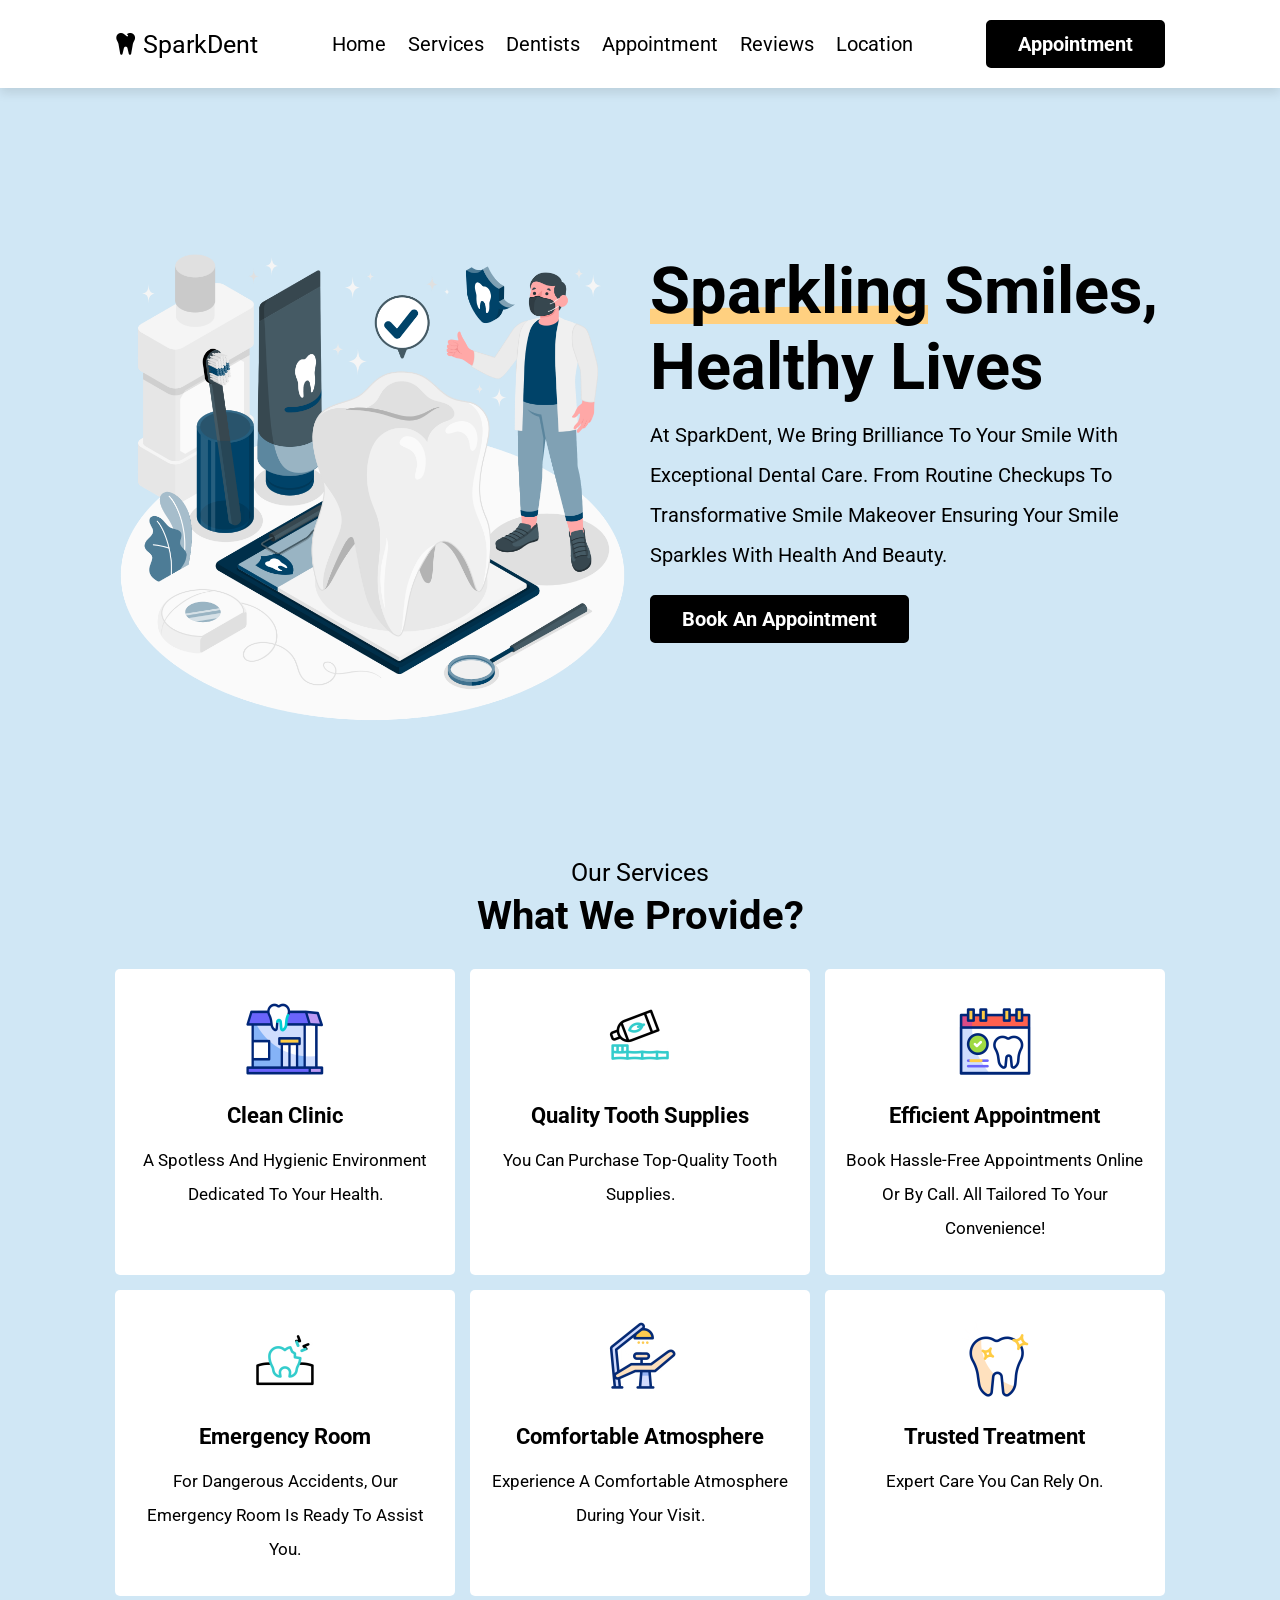
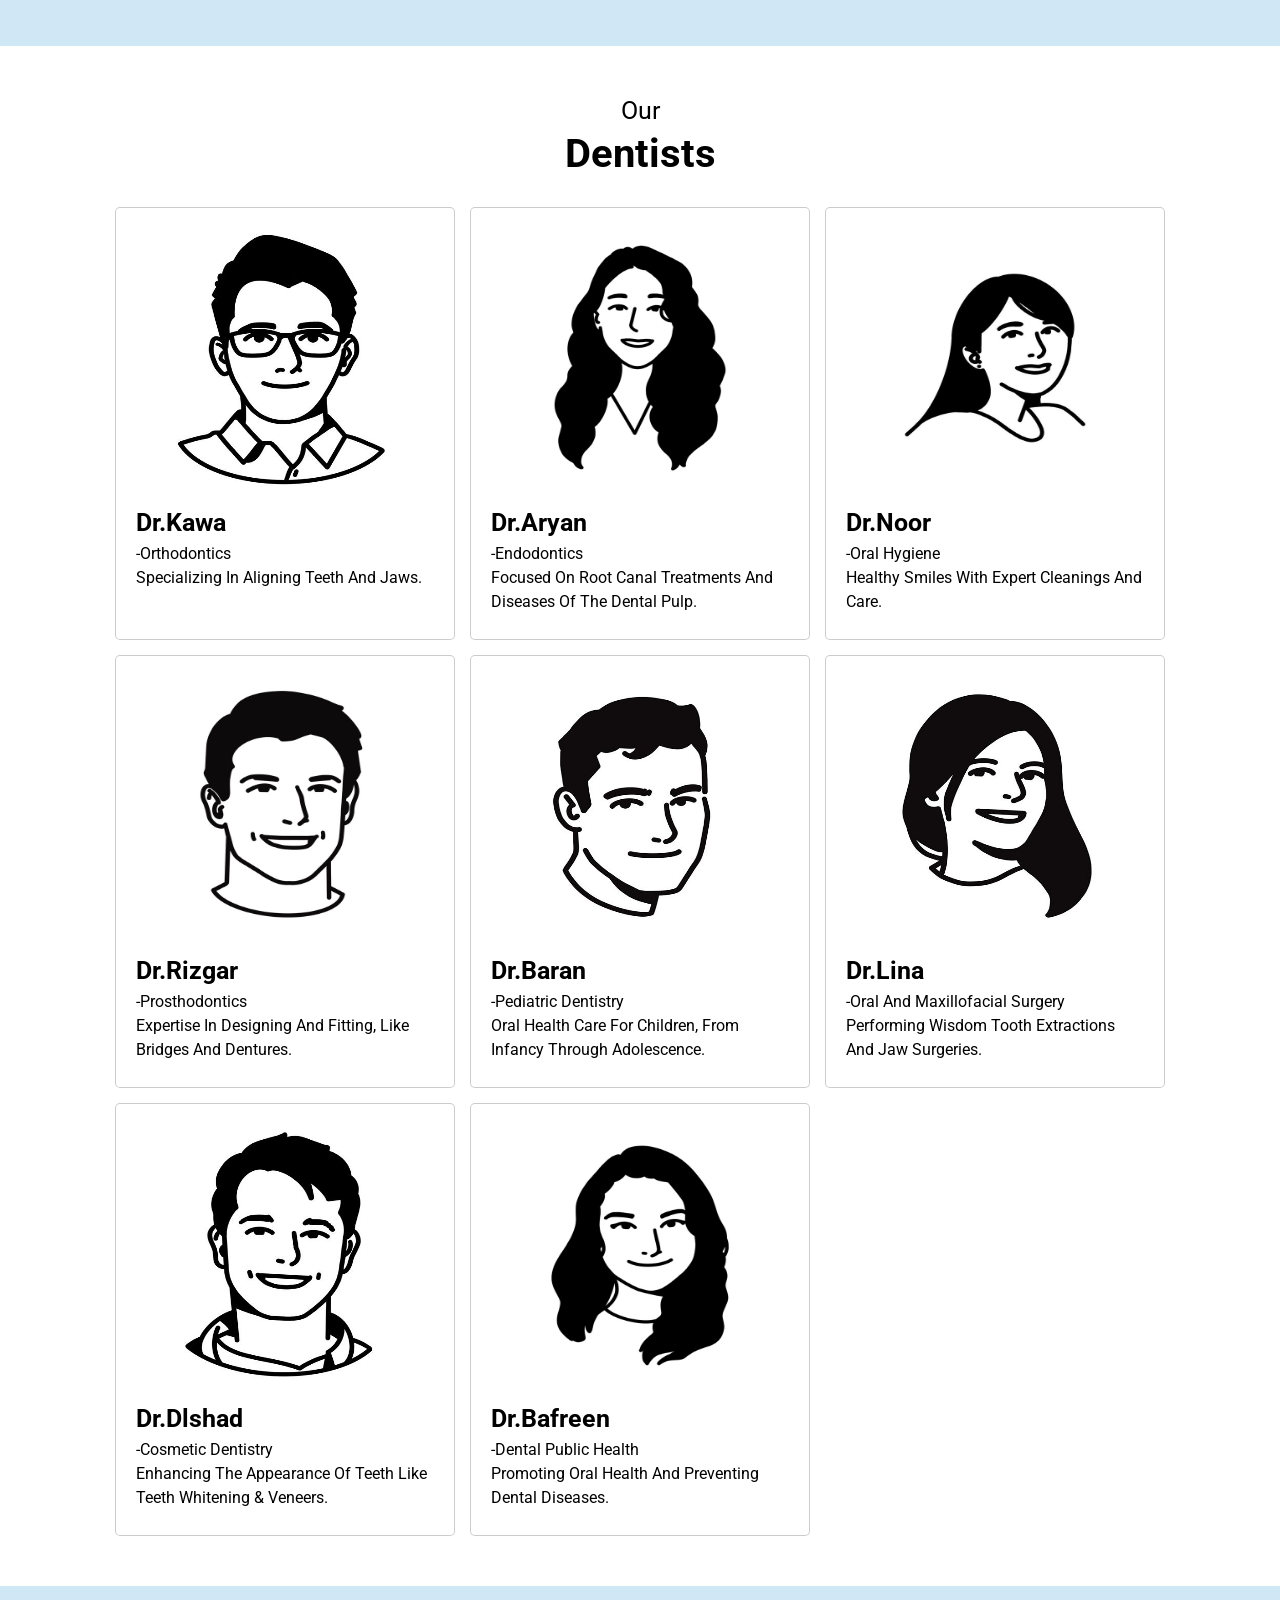
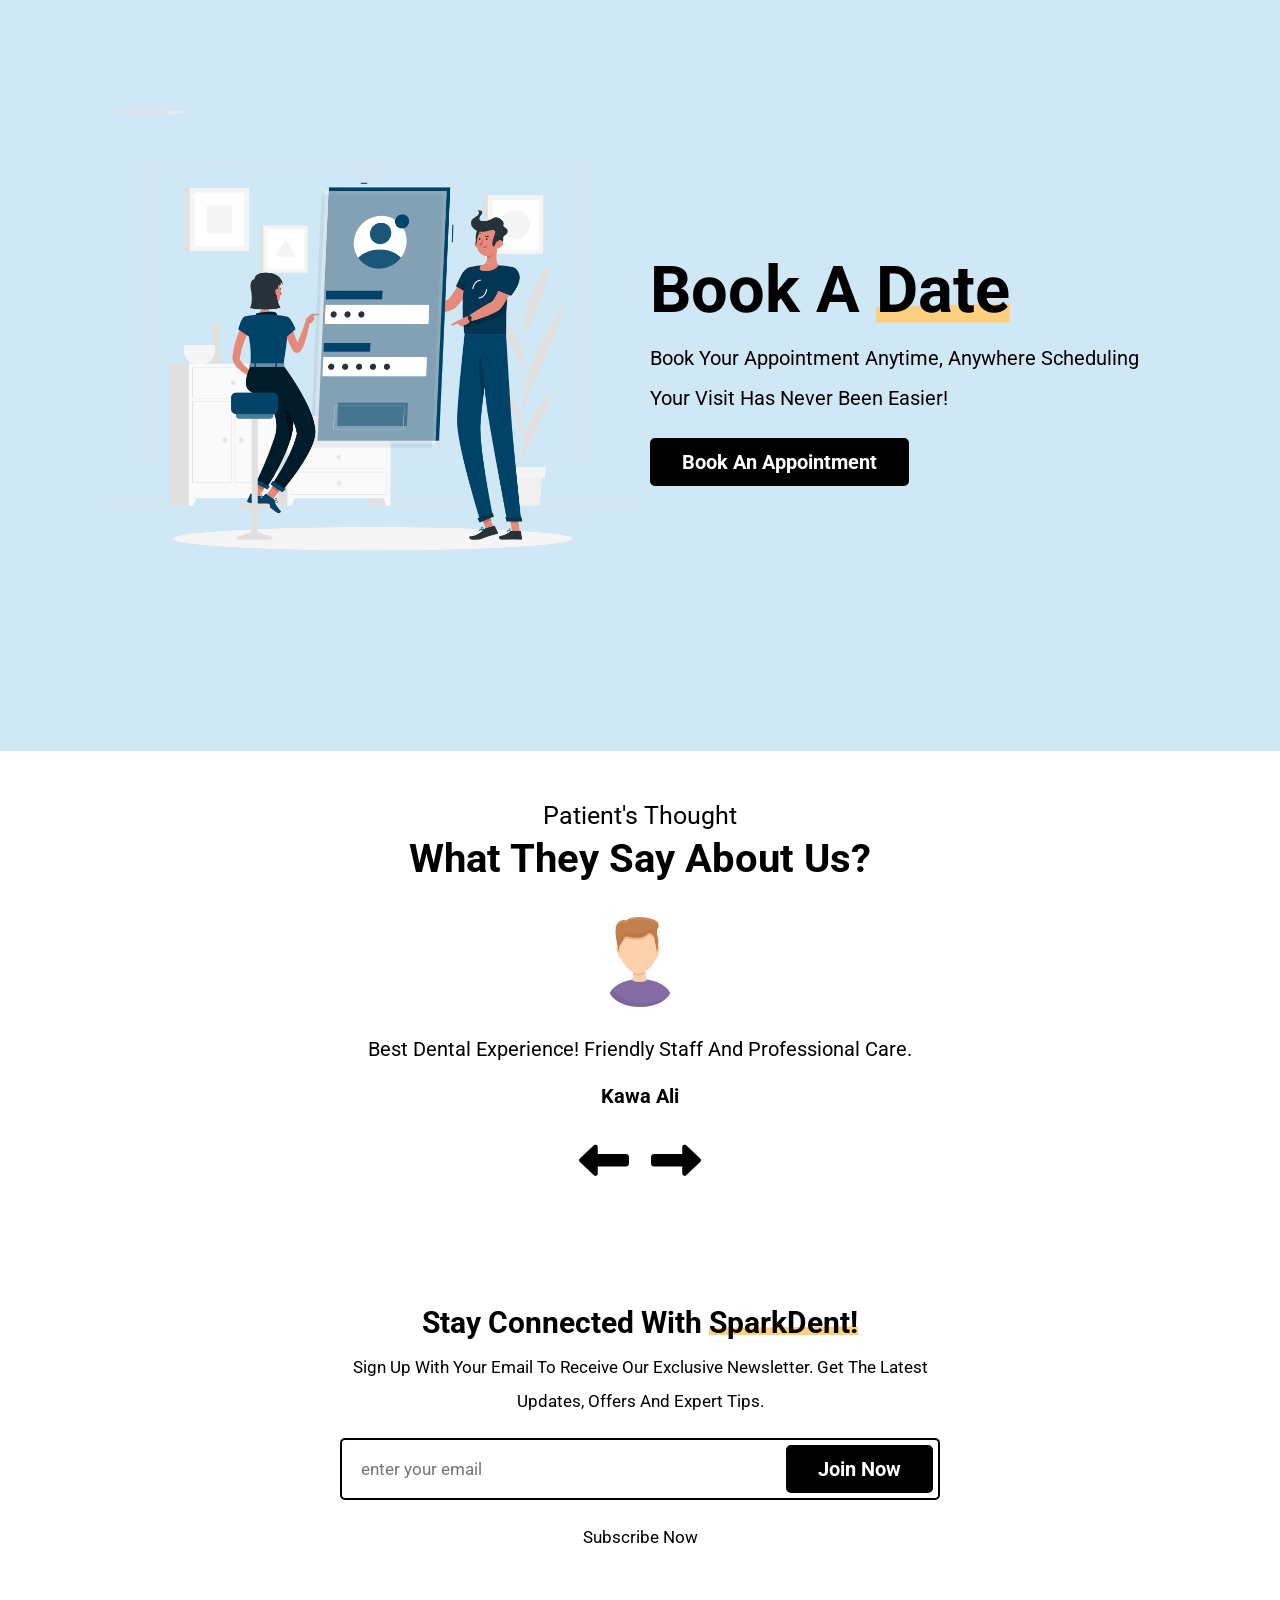
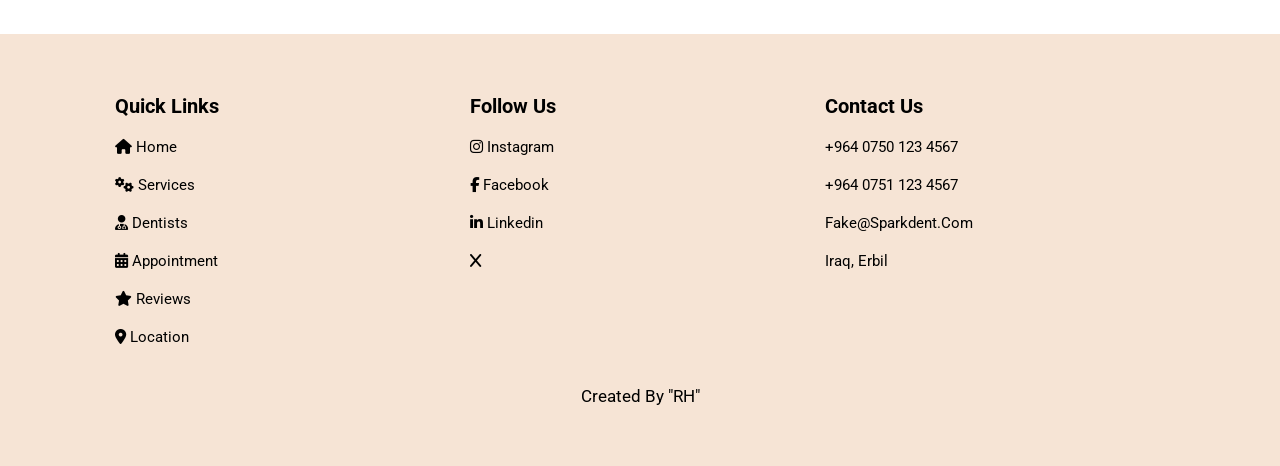
<file: index.html>
<!DOCTYPE html>
<html lang="en">
<head>
    <meta charset="UTF-8">
    <meta name="viewport" content="width=device-width, initial-scale=1.0">
    <title>SparkDent</title>

    <link rel="icon" href="img/logo.png" type="image/png">


    <!-- googls font -->
    <link  rel="stylesheet" href="https://cdnjs.cloudflare.com/ajax/libs/font-awesome/6.7.2/css/all.min.css">

    <link rel="stylesheet" href="css/style.css">

</head>
<body>
    
<!-- header starts -->

 <header class="header">

    <a href="#home" class="logo"> <i class="fas fa-tooth"></i> SparkDent</a>

 <nav class="navbar">
    <a href="#home">home</a>
    <a href="#services">services</a>
    <a href="#dentist">dentists</a>
    <a href="http://sparkdent.rf.gd/" target="_blank">appointment</a>
    <a href="#reviews">reviews</a>
    <a href="https://maps.app.goo.gl/9TSeMTzh85geZEWW9" target="_blank" rel="noopener noreferrer">Location</a> 
 </nav>
 
<div id="menu-btn" class="fas fa-bars"></div>

 <a href="http://sparkdent.rf.gd/" target="_blank" class="btn">appointment</a>

 </header>

<!-- header ends -->


<!-- home start -->

<section class="home" id="home">
   <div class="image">
      <img src="img/img1.png" alt="">
   </div>

   <div class="content">
      <h3> <span class="line-down">Sparkling</span>  Smiles, Healthy Lives </h3>
      <p>At SparkDent, we bring brilliance to your smile with exceptional dental care. 
      From routine checkups to transformative smile makeover ensuring your smile sparkles with health and beauty.</p>
      <a href="http://sparkdent.rf.gd/"  target="_blank"  class="btn">book an appointment</a>
   </div>
  
</section>

<!-- home ends -->



<!-- services starts -->
 <section class="services" id="services">
   <div class="heading">
      <span>our services</span>
      <h1>what we provide?</h1>
   </div>

   <div class="box-container">
      <div class="box">
         <img src="img/gif1.gif" alt="">
         <h3>clean clinic</h3>
         <p>A spotless and hygienic environment dedicated to your health.</p>
      </div>

      <div class="box">
         <img src="img/gif2.gif" alt="">
         <h3>quality tooth supplies</h3>
         <p>you can purchase top-quality tooth supplies.</p>
      </div>

      <div class="box">
         <img src="img/gif3.gif" alt="">
         <h3>Efficient Appointment</h3>
         <p>Book hassle-free appointments online or by call. all tailored to your convenience!</p>
      </div>

      <div class="box">
         <img src="img/gif4.gif" alt="">
         <h3>Emergency Room</h3>
         <p>For dangerous accidents, our emergency room is ready to assist you.</p>
      </div>

      <div class="box">
         <img src="img/gif5.gif" alt="">
         <h3>Comfortable Atmosphere</h3>
         <p>Experience a comfortable atmosphere during your visit.</p>
      </div>

      <div class="box">
         <img src="img/gif6.gif" alt="">
         <h3>Trusted Treatment</h3>
         <p>Expert care you can rely on.</p>
      </div>
   </div>

 </section>

 <!-- services ends -->


 <!-- dentist starts -->

<section class="dentist" id="dentist">
   <div class="heading">
      <span>our</span>
      <h1>dentists</h1>
   </div>
   

   <div class="box-container">

      <div class="box">
         <div class="image">
            <img src="img/1.jpg" alt=""> 
         </div>
   
         <div class="content">
          <h3>dr.Kawa</h3>
          <P>-Orthodontics <br> Specializing in aligning teeth and jaws.</P>
         </div>
   
      </div>
   
      <div class="box">
         <div class="image">
            <img src="img/2.jpg" alt=""> 
         </div>
   
         <div class="content">
          <h3>dr.aryan</h3>
          <P>-Endodontics <br> Focused on root canal treatments and diseases of the dental pulp.</P>
         </div>

      </div>
   
      <div class="box">
         <div class="image">
            <img src="img/7.jpg" alt=""> 
         </div>
   
         <div class="content">
          <h3>dr.noor</h3>
          <P>-Oral Hygiene <br> Healthy smiles with expert cleanings and care.</P>
         </div>
   
      </div>
   
      <div class="box">
         <div class="image">
            <img src="img/4.jpg" alt=""> 
         </div>
   
         <div class="content">
          <h3>dr.rizgar</h3>
          <P>-Prosthodontics <br> Expertise in designing and fitting, like bridges and dentures.</P>
         </div>

      </div>
   
      <div class="box">
         <div class="image">
            <img src="img/5.jpg" alt=""> 
         </div>
   
         <div class="content">
          <h3>dr.baran</h3>
          <P>-Pediatric Dentistry <br> oral health care for children, from infancy through adolescence.</P>
         </div>
   
      </div>
   
      <div class="box">
         <div class="image">
            <img src="img/6.jpg" alt=""> 
         </div>
   
         <div class="content">
          <h3>dr.lina</h3>
          <P>-Oral and Maxillofacial Surgery <br> Performing wisdom tooth extractions and jaw surgeries.</P>
         </div>

      </div>
   
      <div class="box">
         <div class="image">
            <img src="img/3.jpg" alt=""> 
         </div>
   
         <div class="content">
          <h3>dr.dlshad</h3>
          <P>-Cosmetic Dentistry <br> Enhancing the appearance of teeth like teeth whitening & veneers.</P>
         </div>

      </div>
   
   
      <div class="box">
         <div class="image">
            <img src="img/8.jpg" alt=""> 
         </div>
   
         <div class="content">
          <h3>dr.bafreen</h3>
          <P>-Dental Public Health <br> Promoting oral health and preventing dental diseases.</P>
         </div>

      </div>

   </div>
   
</section>

 <!-- dentist end -->


<!-- appointment starts -->
<section class="appointment" id="appointment">
   <div class="image">
      <img src="img/pic1.png" alt="">
   </div>
   <div class="content">
      <h3> book a <span class="line-down">date</span></h3>
      <p>Book Your Appointment Anytime, Anywhere
         Scheduling your visit has never been easier!</p>
      <a href="appointment.php"  target="_blank" class="btn">book an appointment</a>
   </div>
  
</section>
 
 <!-- appointment ends -->


<!-- reviews start -->

<section class="reviews" id="reviews">

   <div class="heading">
      <span>Patient's thought</span>
      <h1>what they say about us?</h1>
   </div>

    <div class="slide-container">

      <div class="slide active">
         <img src="img/avatar1.jpg" alt="">
         <p>Best dental experience! Friendly staff and professional care.</p>
         <h3>Kawa Ali</h3>
      </div>

      <div class="slide">
         <img src="img/avatar2.jpg" alt="">
         <p>Highly recommend! feeling comfortable throughout the visit.</p>
         <h3>Zahra Hassan</h3>
      </div>

      <div class="slide">
         <img src="img/avatar3.jpg" alt="">
         <p>Amazing service! I’m so happy with the results.</p>
         <h3>Omar Younis</h3>
      </div>

      <div class="slide">
         <img src="img/avatar4.jpg" alt="">
         <p>Great team, They really take care of you here!</p>
         <h3>Shirin Mustafa</h3>
      </div>

    </div>

  <div class="controls">

   <div class="fas fa-long-arrow-alt-left" onclick="prev()"></div>
   <div class="fas fa-long-arrow-alt-right" onclick="next()"></div>

  </div>

</section>
 
 <!-- reviews end -->


<!-- news letter starts -->

<section class="newsletter">
   <div class="content">
      <h3>Stay Connected with <span class="line-down">SparkDent!</span></h3>
      <p>Sign up with your email to receive our exclusive newsletter. 
         Get the latest updates, offers and expert tips.</p>

      <form id="newsletter-form">
         <input type="email" name="email" placeholder="enter your email" id="email" class="email" required>
         <input type="submit" value="join now" class="btn">
      </form>

      <p>subscribe now </p>
   </div>
</section>

<dialog class="dialog" id="dialog">
  
      <h2>subscribed successfully!</h2>
   <p>thank you for subscribing to our newsletter.</p>
   <button id="close">Close</button>
   
   
</dialog>
<!-- news letter ends -->
 

<!-- footer starts-->
<section class="footer">

<div class="box-container">

<div class="box">
   <h3>quick links</h3>
   <a href="#home"><i class="fas fa-home"></i> home</a>
    <a href="#services"><i class="fas fa-cogs"></i> services</a>
    <a href="#dentist"><i class="fas fa-user-md"></i> dentists</a>
    <a href="#appointment"><i class="fas fa-calendar-alt"></i> appointment</a>
    <a href="#reviews"><i class="fas fa-star"></i> reviews</a>
    <a href="https://maps.app.goo.gl/9TSeMTzh85geZEWW9" target="_blank" rel="noopener noreferrer"><i class="fas fa-map-marker-alt"></i> Location</a> 
</div>


<div class="box">
   <h3>follow us</h3>
   <a href="#"><i class="fab fa-instagram"></i> instagram</a>
   <a href="#"><i class="fab fa-facebook-f"></i> facebook</a>
   <a href="#"><i class="fab fa-linkedin-in"></i> linkedin</a>
   <a href="#"><i class="fab fa-x"></i> </a>
</div>



<div class="box">
   <h3>contact us</h3>
   <a href="#">+964 0750 123 4567</a>
   <a href="#">+964 0751 123 4567</a>
   <a href="#">fake@sparkdent.com</a>
   <a href="https://maps.app.goo.gl/9TSeMTzh85geZEWW9" target="_blank" rel="noopener noreferrer">Iraq, Erbil</a>
</div>

</div>

<div class="credit">created by <span> "RH" </span> </div>

</section>
 
<!-- footer ends -->

 <script src="js/script.js"></script>
 
</body>
</html>
</file>
<file: css/style.css>
@import url("https://fonts.googleapis.com/css2?family=Roboto:wght@300&display=swap");
* {
  font-family: "Roboto", sans-serif;
  margin: 0;
  padding: 0;
  box-sizing: border-box;
  outline: none;
  border: none;
  text-decoration: none;
  text-transform: capitalize;
}

html {
  font-size: 62.5%;
  overflow-x: hidden;
  scroll-behavior: smooth;
  scroll-padding-top: 7rem;
}
html::-webkit-scrollbar {
  width: 1rem;
}
html::-webkit-scrollbar-track {
  background: #fff;
}
html::-webkit-scrollbar-thumb {
  background: #000;
}

section {
  padding: 5rem 9%;
}

.heading {
  text-align: center;
  margin-bottom: 3rem;
}
.heading span {
  font-size: 2.5rem;
}
.heading h1 {
  font-size: 4rem;
  padding-top: 0.5rem;
}

.btn {
  display: inline-block;
  margin-top: 1rem;
  padding: 1rem 3rem;
  font-size: 2rem;
  color: #fff;
  background: #000;
  border: 0.2rem solid #000;
  cursor: pointer;
  font-weight: bolder;
  border-radius: 0.5rem;
}

:hover {
  background: none;
  color: #000;
}

.line-down {
  position: relative;
  z-index: 0;
}
.line-down::before {
  content: "";
  position: absolute;
  bottom: 0.5rem;
  left: 0;
  right: 0;
  height: 100%;
  width: 100%;
  background: #ffd080;
  z-index: -1;
  clip-path: polygon(0 80%, 100% 75%, 100% 100%, 0% 100%);
}

.header {
  position: sticky;
  top: 0;
  left: 0;
  right: 0;
  z-index: 1000;
  display: flex;
  align-items: center;
  justify-content: space-between;
  background: #fff;
  box-shadow: 0 0.5rem 1rem rgba(0, 0, 0, 0.1);
  padding: 2rem 9%;
}
.header .logo {
  font-size: 2.5rem;
  color: #000;
}
.header .navbar a {
  margin: 0 1rem;
  font-size: 2rem;
  color: #000;
}
.header .navbar a:hover {
  text-decoration: underline;
}
.header .btn {
  margin-top: 0;
}

#menu-btn {
  cursor: pointer;
  font-size: 3rem;
  display: none;
}

.home {
  min-height: 80vh;
  display: flex;
  align-items: center;
  flex-wrap: wrap;
  gap: 2rem;
  background: #d0e7f5;
}
.home .image {
  flex: 1 1 42rem;
  margin-top: 5rem;
}
.home .image img {
  width: 100%;
  animation: floating 4s linear infinite;
}
.home .content {
  flex: 1 1 42rem;
}
.home .content h3 {
  font-size: 6.5rem;
}
.home .content p {
  font-size: 2rem;
  padding: 1rem 0;
  line-height: 2;
}

.services {
  background: #d0e7f5;
}
.services .box-container {
  display: grid;
  grid-template-columns: repeat(auto-fit, minmax(32rem, 1fr));
  gap: 1.5rem;
}
.services .box-container .box {
  background: #fff;
  padding: 3rem 2rem;
  text-align: center;
  border-radius: 0.5rem;
}
.services .box-container .box img {
  height: 8rem;
  margin-bottom: 0.7rem;
}
.services .box-container .box h3 {
  font-size: 2.2rem;
  padding: 1.5rem 0;
}
.services .box-container .box p {
  line-height: 2;
  font-size: 1.7rem;
}

.dentist .box-container {
  display: grid;
  grid-template-columns: repeat(auto-fit, minmax(28rem, 1fr));
  gap: 1.5rem;
}
.dentist .box-container .box {
  background: #fff;
  border: 0.1rem solid rgba(0, 0, 0, 0.2);
  border-radius: 0.5rem;
  box-shadow: var(--box-shadow);
}
.dentist .box-container .box .image {
  height: 30rem;
  width: 100%;
  padding: 1.5rem;
  overflow: hidden;
}
.dentist .box-container .box .image img {
  height: 100%;
  width: 100%;
  border-radius: 0.5rem;
}
.dentist .box-container .box .content {
  padding: 2rem;
  padding-top: 0;
}
.dentist .box-container .box .content h3 {
  color: var(--black);
  font-size: 2.5rem;
}
.dentist .box-container .box .content p {
  color: var(--light-color);
  font-size: 1.6rem;
  padding: 0.5rem 0;
  line-height: 1.5;
}

.appointment {
  background: #d0e7f5;
  min-height: 85vh;
  display: flex;
  align-items: center;
  flex-wrap: wrap;
  gap: 2rem;
}
.appointment .image {
  flex: 1 1 42rem;
}
.appointment .image img {
  width: 100%;
  animation: floating 4s linear infinite;
}
.appointment .content {
  flex: 1 1 42rem;
}
.appointment .content h3 {
  font-size: 6.5rem;
}
.appointment .content p {
  font-size: 2rem;
  padding: 1rem 0;
  line-height: 2;
}

.reviews .slide-container .slide {
  text-align: center;
  max-width: 60rem;
  margin: 1rem auto;
  display: none;
}
.reviews .slide-container .slide.active {
  display: block;
}
.reviews .slide-container .slide img {
  height: 10rem;
  width: 10rem;
  border-radius: 50%;
  object-fit: cover;
  animation: fadeUp 0.2s linear backwards;
}
.reviews .slide-container .slide p {
  padding: 1.5rem 0;
  font-size: 2rem;
  line-height: 2;
  animation: fadeUp 0.2s linear 0.4s backwards;
}
.reviews .slide-container .slide h3 {
  padding-bottom: 0.7rem;
  font-size: 2rem;
  animation: fadeUp 0.2s linear 0.6s backwards;
}
.reviews .slide-container .slide span {
  display: block;
  font-size: 1.7rem;
  animation: fadeUp 0.2s linear 0.8s backwards;
}
.reviews .controls {
  text-align: center;
  margin-top: 2rem;
}
.reviews .controls div {
  font-size: 5rem;
  cursor: pointer;
  margin: 0 1rem;
}
.reviews .controls div:hover {
  transform: scale(1.2);
}

.newsletter .content {
  text-align: center;
  max-width: 60rem;
  margin: 2rem auto;
}
.newsletter .content h3 {
  font-size: 3rem;
}
.newsletter .content p {
  padding: 1rem 0;
  line-height: 2;
  font-size: 1.7rem;
}
.newsletter .content p a {
  color: #000;
}
.newsletter .content p a a:hover {
  text-decoration: underline;
}
.newsletter .content form {
  display: flex;
  border: 0.2rem solid #000;
  border-radius: 0.5rem;
  padding: 0.5rem;
  margin: 1rem 0;
}
.newsletter .content form .email {
  width: 100%;
  padding: 1rem 1.4rem;
  font-size: 1.7rem;
  text-transform: none;
}
.newsletter .content form .btn {
  margin-top: 0;
}

.dialog {
  background-color: #f6e4d5;
  border: 0.2rem solid #000;
  border-radius: 10px;
  padding: 2rem;
  max-width: 400px;
  text-align: center;
  box-shadow: 0 4px 8px rgba(0, 0, 0, 0.2);
  position: relative;
  margin: auto;
}
.dialog h2 {
  font-size: 1.8rem;
  color: #000;
}
.dialog p {
  font-size: 1rem;
  color: #000;
  margin-bottom: 2rem;
}
.dialog button {
  padding: 1rem 2rem;
  background-color: #ffd080;
  color: #000;
  border: 0.2rem solid #000;
  border-radius: 5px;
  cursor: pointer;
}
.dialog button:hover {
  border: 0.2rem solid #000;
}

.footer {
  background: #f6e4d5;
}
.footer .box-container {
  display: grid;
  grid-template-columns: repeat(auto-fit, minmax(25rem, 1fr));
  gap: 1.5rem;
}
.footer .box-container .box h3 {
  font-size: 2rem;
  padding: 1rem 0;
}
.footer .box-container .box a {
  font-size: 1.5rem;
  color: #000;
  display: block;
  padding: 1rem 0;
}
.footer .box-container .box a:hover {
  text-decoration: underline;
}

.credit {
  text-align: center;
  padding: 1rem;
  margin-top: 2rem;
  font-size: 1.7rem;
}

.about {
  background: #d0e7f5;
  min-height: 85vh;
  display: flex;
  align-items: center;
  flex-wrap: wrap;
  gap: 2rem;
}
.about .image {
  flex: 1 1 42rem;
}
.about .image img {
  width: 100%;
  animation: floating 4s linear infinite;
}
.about .content {
  flex: 1 1 42rem;
}
.about .content h3 {
  font-size: 5rem;
  line-height: 1.5;
}
.about .content h4 {
  font-size: 2.3rem;
  line-height: 1.7;
}
.about .content p {
  font-size: 1.7rem;
  line-height: 1.5;
  padding: 1rem 0;
}

.founder {
  background: #d0e7f5;
  min-height: 85vh;
  display: flex;
  align-items: center;
  flex-wrap: wrap;
  gap: 2rem;
}
.founder .image {
  flex: 1 1 42rem;
}
.founder .image img {
  width: 100%;
  animation: floating 4s linear infinite;
}
.founder .content {
  flex: 1 1 42rem;
}
.founder .content h3 {
  font-size: 5rem;
  line-height: 1.5;
}
.founder .content p {
  font-size: 1.7rem;
  line-height: 1.5;
  padding: 1rem 0;
}

@media (max-width: 1200px) {
  .header {
    padding: 2rem;
  }
  section {
    padding: 3rem 2rem;
  }
  .home .content h3 {
    font-size: 4rem;
  }
}
@media (max-width: 991px) {
  .html {
    font-size: 55%;
  }
}
@media (max-width: 949px) {
  #menu-btn {
    display: inline-block;
    transition: 0.2s linear;
  }
  #menu-btn.fa-times {
    transform: rotate(180deg);
  }
  .header .btn {
    display: none;
  }
  .header .navbar {
    position: absolute;
    top: 99%;
    left: 0;
    right: 0;
    border-top: 0.2rem solid #000;
    background: #fff;
    display: none;
    clip-path: polygon(0 0, 100% 0, 100% 100%, 0 0);
    transition: 0.2s linear;
  }
  .header .navbar.active {
    display: block;
    clip-path: polygon(0 0, 100% 0, 100% 100%, 0 100%);
  }
  .header .navbar a {
    display: block;
    margin: 0;
    padding: 1.5rem 2rem;
  }
}
@media (max-width: 450px) {
  .html {
    font-size: 50%;
  }
  .heading h1 {
    font-size: 3rem;
  }
}

/*# sourceMappingURL=style.css.map */
</file>
